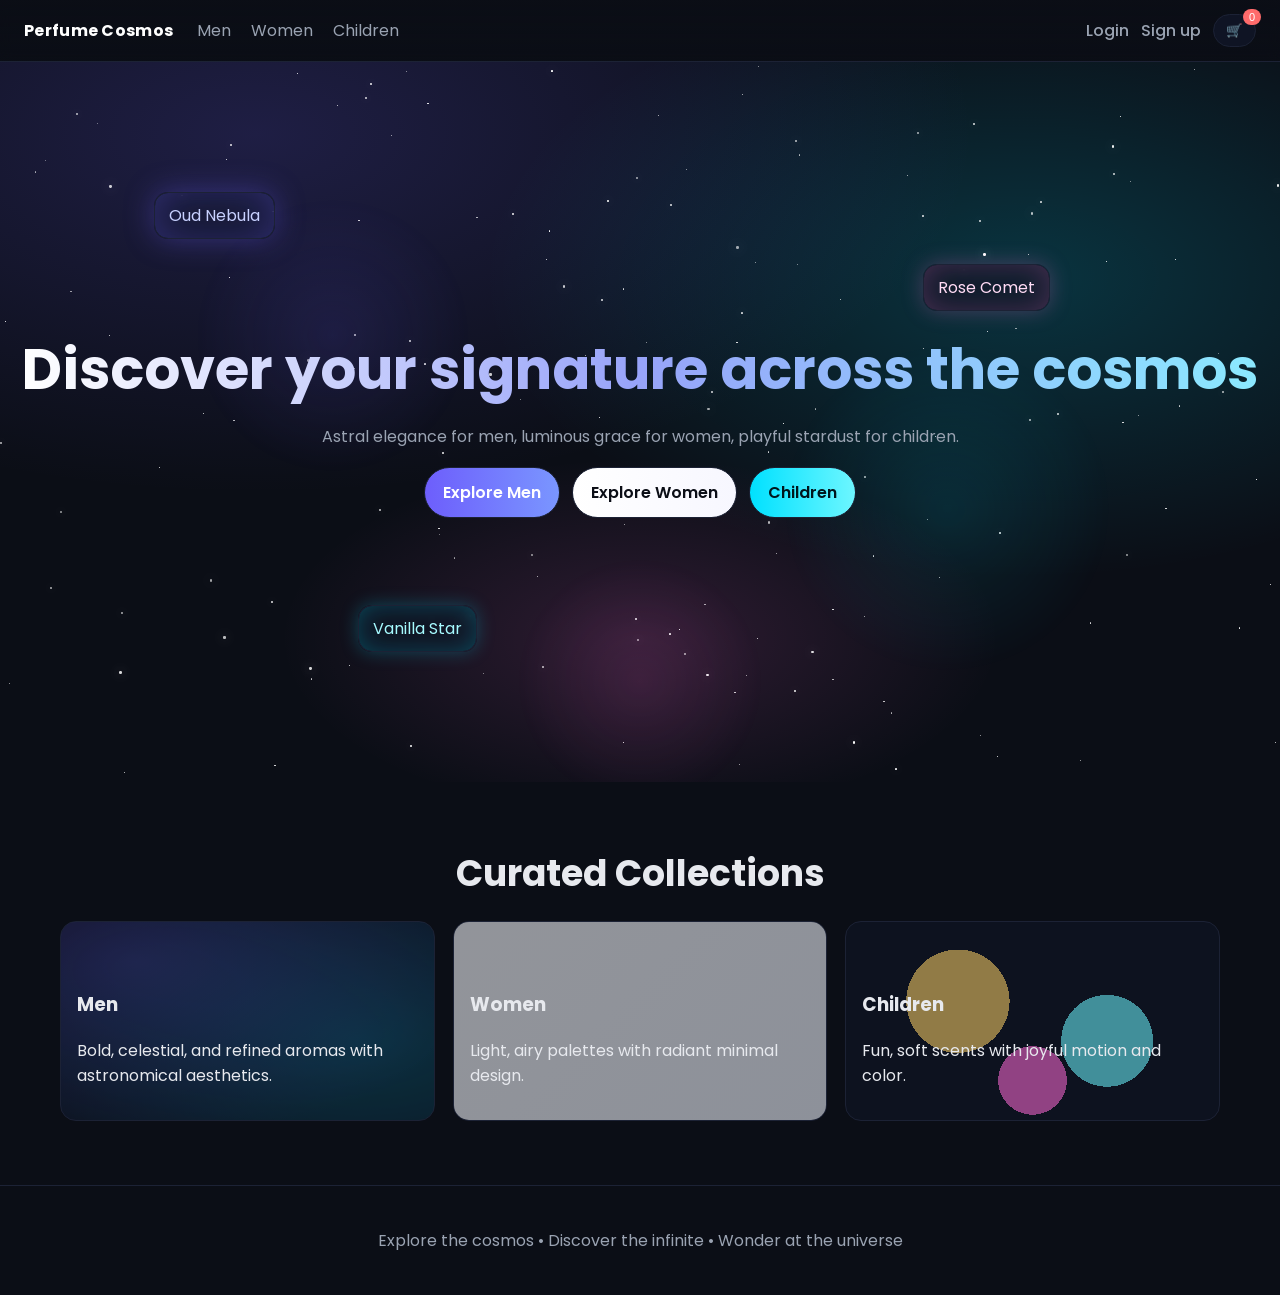
<file: perfume-cosmos/index.html>
<!DOCTYPE html>
<html lang="en">
<head>
  <meta charset="UTF-8" />
  <meta name="viewport" content="width=device-width, initial-scale=1.0" />
  <title>Perfume Cosmos</title>
  <link rel="preconnect" href="https://fonts.googleapis.com">
  <link rel="preconnect" href="https://fonts.gstatic.com" crossorigin>
  <link href="https://fonts.googleapis.com/css2?family=Poppins:wght@300;400;600;700&display=swap" rel="stylesheet">
  <link rel="stylesheet" href="/perfume-cosmos/styles.css" />
</head>
<body>
  <div id="app-root">
    <header class="navbar">
      <div class="nav-left">
        <a class="brand" href="/perfume-cosmos/index.html">Perfume Cosmos</a>
        <nav class="nav-links">
          <a href="/perfume-cosmos/men.html">Men</a>
          <a href="/perfume-cosmos/women.html">Women</a>
          <a href="/perfume-cosmos/children.html">Children</a>
        </nav>
      </div>
      <div class="nav-right">
        <a class="auth-link" href="/perfume-cosmos/login.html">Login</a>
        <a class="auth-link" href="/perfume-cosmos/signup.html">Sign up</a>
        <button id="cart-button" class="cart-button" aria-label="Open cart">
          <span class="cart-icon">🛒</span>
          <span id="cart-count" class="cart-count">0</span>
        </button>
      </div>
    </header>

    <main>
      <section class="hero">
        <div class="hero-bg" aria-hidden="true">
          <div class="starfield" id="starfield"></div>
          <div class="parallax-layer layer-1"></div>
          <div class="parallax-layer layer-2"></div>
          <div class="parallax-layer layer-3"></div>
        </div>
        <div class="hero-content">
          <h1 class="title">Discover your signature across the cosmos</h1>
          <p class="subtitle">Astral elegance for men, luminous grace for women, playful stardust for children.</p>
          <div class="cta-row">
            <a class="btn primary" href="/perfume-cosmos/men.html">Explore Men</a>
            <a class="btn light" href="/perfume-cosmos/women.html">Explore Women</a>
            <a class="btn accent" href="/perfume-cosmos/children.html">Children</a>
          </div>
        </div>
        <div class="floating-widgets">
          <div class="widget orb" data-draggable>
            <span>Oud Nebula</span>
          </div>
          <div class="widget chip" data-draggable>
            <span>Rose Comet</span>
          </div>
          <div class="widget tag" data-draggable>
            <span>Vanilla Star</span>
          </div>
        </div>
      </section>

      <section class="categories">
        <h2 class="section-title">Curated Collections</h2>
        <div class="cards-grid">
          <a class="category-card dark" href="/perfume-cosmos/men.html">
            <div class="card-bg cosmic"></div>
            <div class="card-content">
              <h3>Men</h3>
              <p>Bold, celestial, and refined aromas with astronomical aesthetics.</p>
            </div>
          </a>
          <a class="category-card light" href="/perfume-cosmos/women.html">
            <div class="card-bg luminous"></div>
            <div class="card-content">
              <h3>Women</h3>
              <p>Light, airy palettes with radiant minimal design.</p>
            </div>
          </a>
          <a class="category-card playful" href="/perfume-cosmos/children.html">
            <div class="card-bg playful-bg"></div>
            <div class="card-content">
              <h3>Children</h3>
              <p>Fun, soft scents with joyful motion and color.</p>
            </div>
          </a>
        </div>
      </section>
    </main>

    <aside id="cart-drawer" class="cart-drawer" aria-hidden="true">
      <div class="cart-header">
        <h3>Your Cart</h3>
        <button id="cart-close" class="icon-button" aria-label="Close cart">✕</button>
      </div>
      <div id="cart-items" class="cart-items"></div>
      <div class="cart-footer">
        <div class="cart-total-row">
          <span>Total</span>
          <span id="cart-total">$0.00</span>
        </div>
        <button id="checkout" class="btn primary block">Checkout</button>
      </div>
    </aside>

    <div id="overlay" class="overlay" aria-hidden="true"></div>

    <footer class="footer">
      <p>Explore the cosmos • Discover the infinite • Wonder at the universe</p>
    </footer>
  </div>
  <script src="/perfume-cosmos/app.js" defer></script>
</body>
</html>
</file>
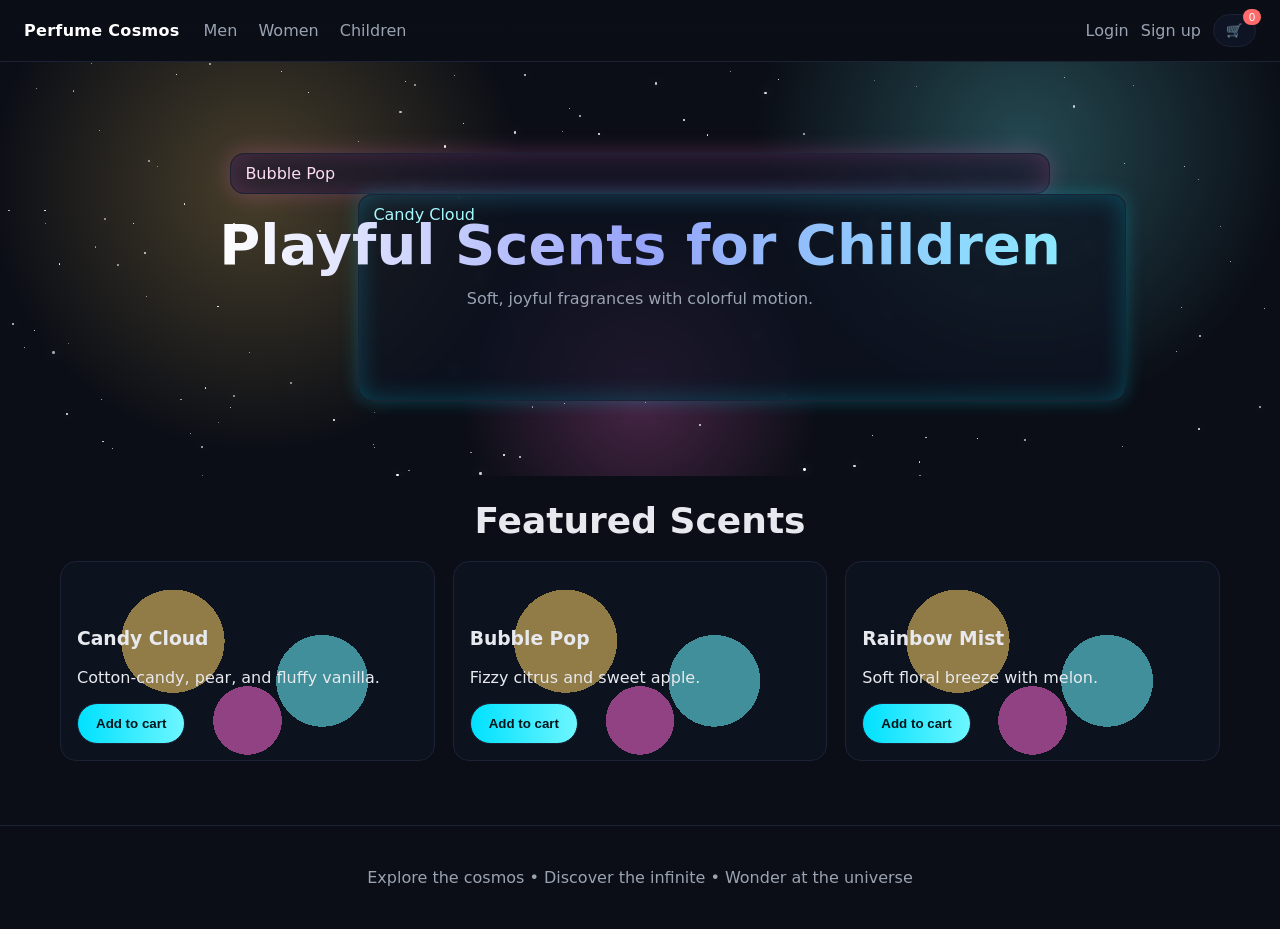
<file: perfume-cosmos/children.html>
<!DOCTYPE html>
<html lang="en" class="page-children">
<head>
  <meta charset="UTF-8" />
  <meta name="viewport" content="width=device-width, initial-scale=1.0" />
  <title>Children • Perfume Cosmos</title>
  <link rel="stylesheet" href="/perfume-cosmos/styles.css" />
</head>
<body>
  <header class="navbar">
    <div class="nav-left">
      <a class="brand" href="/perfume-cosmos/index.html">Perfume Cosmos</a>
      <nav class="nav-links">
        <a href="/perfume-cosmos/men.html">Men</a>
        <a href="/perfume-cosmos/women.html">Women</a>
        <a href="/perfume-cosmos/children.html">Children</a>
      </nav>
    </div>
    <div class="nav-right">
      <a class="auth-link" href="/perfume-cosmos/login.html">Login</a>
      <a class="auth-link" href="/perfume-cosmos/signup.html">Sign up</a>
      <button id="cart-button" class="cart-button" aria-label="Open cart">
        <span class="cart-icon">🛒</span>
        <span id="cart-count" class="cart-count">0</span>
      </button>
    </div>
  </header>

  <main>
    <section class="hero" style="min-height: 46vh;">
      <div class="hero-bg" aria-hidden="true">
        <div class="starfield" id="starfield"></div>
      </div>
      <div class="hero-content">
        <h1 class="title">Playful Scents for Children</h1>
        <p class="subtitle">Soft, joyful fragrances with colorful motion.</p>
      </div>
      <div class="floating-widgets">
        <div class="widget chip" data-draggable style="top:22%;left:18%"><span>Bubble Pop</span></div>
        <div class="widget tag" data-draggable style="top:32%;right:12%"><span>Candy Cloud</span></div>
      </div>
    </section>

    <section class="categories" style="padding-top: 24px;">
      <h2 class="section-title">Featured Scents</h2>
      <div class="cards-grid">
        <div class="category-card playful" data-product data-id="c-01" data-name="Candy Cloud" data-price="59" data-image="https://picsum.photos/seed/candycloud/300/200">
          <div class="card-bg playful-bg"></div>
          <div class="card-content">
            <h3>Candy Cloud</h3>
            <p>Cotton-candy, pear, and fluffy vanilla.</p>
            <button class="btn accent" data-add-to-cart>Add to cart</button>
          </div>
        </div>
        <div class="category-card playful" data-product data-id="c-02" data-name="Bubble Pop" data-price="55" data-image="https://picsum.photos/seed/bubblepop/300/200">
          <div class="card-bg playful-bg"></div>
          <div class="card-content">
            <h3>Bubble Pop</h3>
            <p>Fizzy citrus and sweet apple.</p>
            <button class="btn accent" data-add-to-cart>Add to cart</button>
          </div>
        </div>
        <div class="category-card playful" data-product data-id="c-03" data-name="Rainbow Mist" data-price="62" data-image="https://picsum.photos/seed/rainbowmist/300/200">
          <div class="card-bg playful-bg"></div>
          <div class="card-content">
            <h3>Rainbow Mist</h3>
            <p>Soft floral breeze with melon.</p>
            <button class="btn accent" data-add-to-cart>Add to cart</button>
          </div>
        </div>
      </div>
    </section>
  </main>

  <aside id="cart-drawer" class="cart-drawer" aria-hidden="true">
    <div class="cart-header">
      <h3>Your Cart</h3>
      <button id="cart-close" class="icon-button" aria-label="Close cart">✕</button>
    </div>
    <div id="cart-items" class="cart-items"></div>
    <div class="cart-footer">
      <div class="cart-total-row">
        <span>Total</span>
        <span id="cart-total">$0.00</span>
      </div>
      <button id="checkout" class="btn primary block">Checkout</button>
    </div>
  </aside>
  <div id="overlay" class="overlay" aria-hidden="true"></div>

  <footer class="footer">
    <p>Explore the cosmos • Discover the infinite • Wonder at the universe</p>
  </footer>

  <script src="/perfume-cosmos/app.js" defer></script>
</body>
</html>
</file>
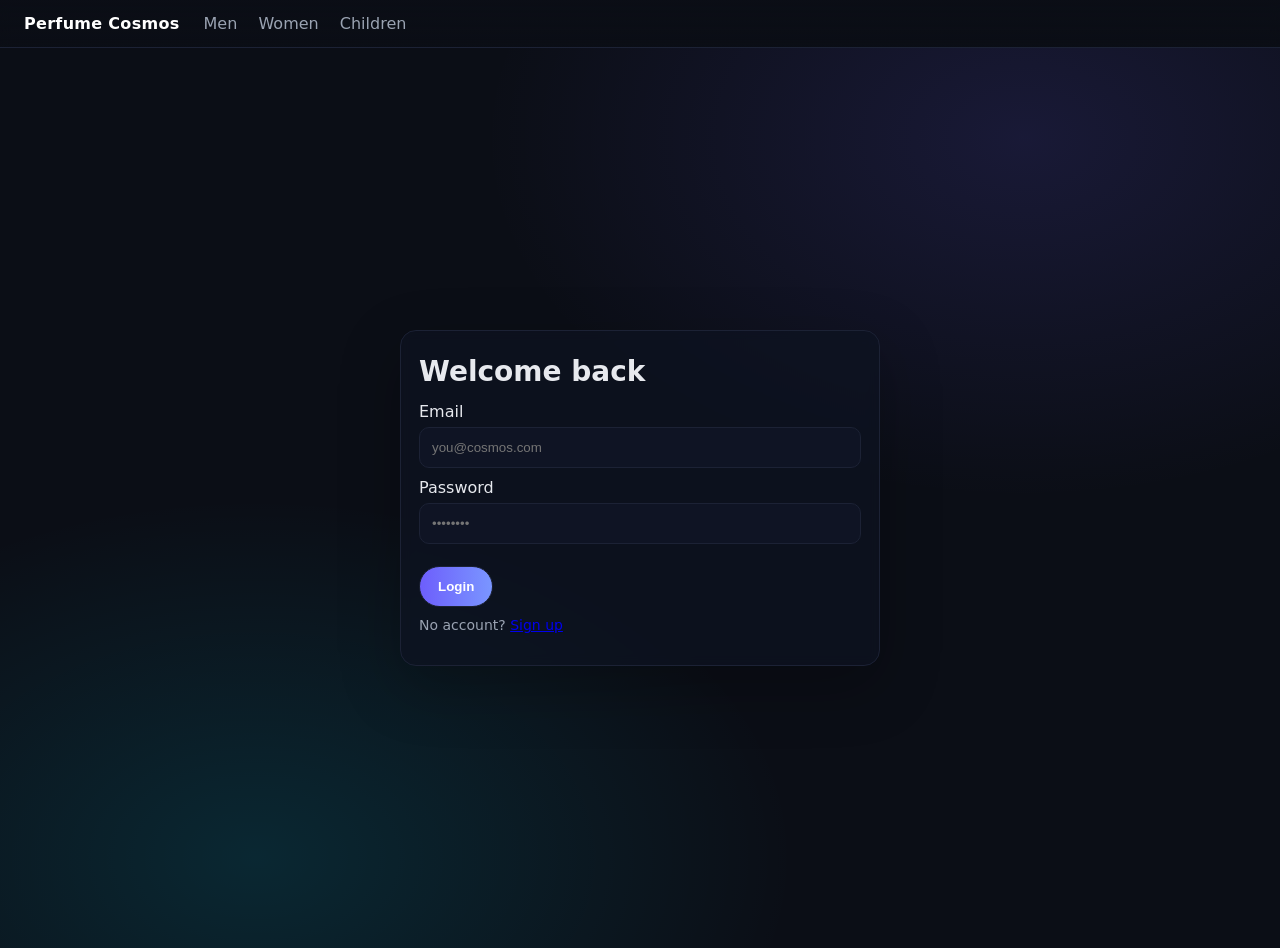
<file: perfume-cosmos/login.html>
<!DOCTYPE html>
<html lang="en">
<head>
  <meta charset="UTF-8" />
  <meta name="viewport" content="width=device-width, initial-scale=1.0" />
  <title>Login • Perfume Cosmos</title>
  <link rel="stylesheet" href="/perfume-cosmos/styles.css" />
  <style>
    .auth-wrapper { min-height: 100vh; display: grid; place-items: center; background: radial-gradient(900px 600px at 80% 10%, rgba(109,94,252,0.14), transparent 60%), radial-gradient(900px 600px at 20% 90%, rgba(0,225,255,0.12), transparent 60%); padding: 20px; }
    .auth-card { width: min(480px, 95vw); background: rgba(14,19,34,0.7); border: 1px solid var(--border); border-radius: 16px; padding: 18px; backdrop-filter: blur(6px); box-shadow: 0 20px 60px rgba(0,0,0,0.25); transition: transform .25s ease; }
    .auth-card:hover { transform: translateY(-2px); }
    .auth-title { margin: 6px 0 14px; font-size: 28px; }
    .field { display: grid; gap: 6px; margin: 10px 0; }
    .input { background: var(--bg-panel); border: 1px solid var(--border); color: var(--text); border-radius: 10px; padding: 12px; }
    .submit { margin-top: 12px; }
    .auth-swap { color: var(--muted); font-size: 14px; margin-top: 10px; }
  </style>
</head>
<body>
  <header class="navbar">
    <div class="nav-left">
      <a class="brand" href="/perfume-cosmos/index.html">Perfume Cosmos</a>
      <nav class="nav-links">
        <a href="/perfume-cosmos/men.html">Men</a>
        <a href="/perfume-cosmos/women.html">Women</a>
        <a href="/perfume-cosmos/children.html">Children</a>
      </nav>
    </div>
  </header>

  <main class="auth-wrapper">
    <form class="auth-card" data-form="login">
      <h1 class="auth-title">Welcome back</h1>
      <div class="field">
        <label>Email</label>
        <input class="input" type="email" name="email" placeholder="you@cosmos.com" required />
      </div>
      <div class="field">
        <label>Password</label>
        <input class="input" type="password" name="password" placeholder="••••••••" required />
      </div>
      <div data-errors></div>
      <button class="btn primary submit" type="submit">Login</button>
      <p class="auth-swap">No account? <a href="/perfume-cosmos/signup.html">Sign up</a></p>
    </form>
  </main>

  <script src="/perfume-cosmos/app.js" defer></script>
</body>
</html>
</file>
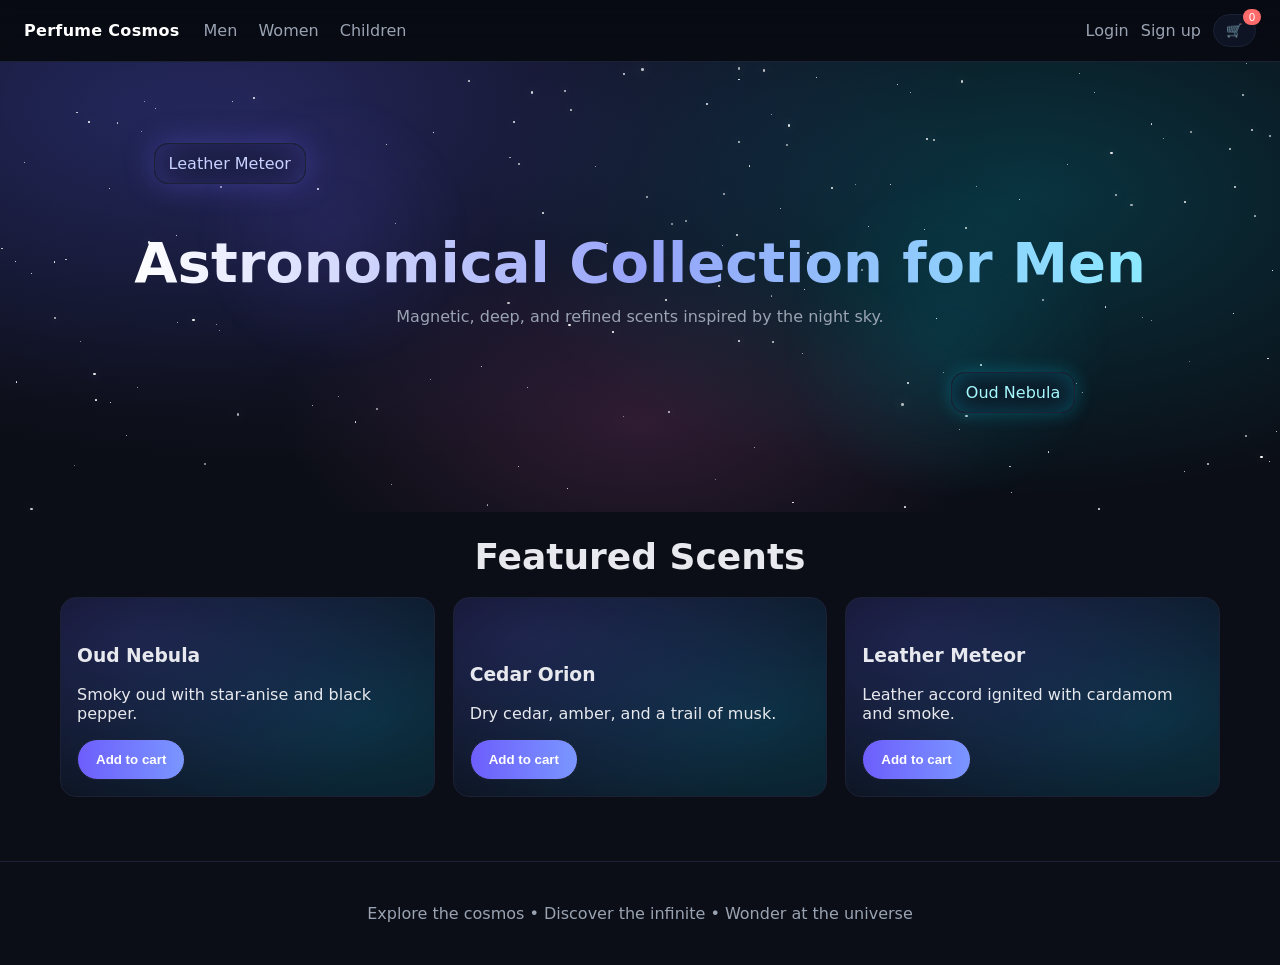
<file: perfume-cosmos/men.html>
<!DOCTYPE html>
<html lang="en" class="page-men">
<head>
  <meta charset="UTF-8" />
  <meta name="viewport" content="width=device-width, initial-scale=1.0" />
  <title>Men • Perfume Cosmos</title>
  <link rel="stylesheet" href="/perfume-cosmos/styles.css" />
</head>
<body>
  <header class="navbar">
    <div class="nav-left">
      <a class="brand" href="/perfume-cosmos/index.html">Perfume Cosmos</a>
      <nav class="nav-links">
        <a href="/perfume-cosmos/men.html">Men</a>
        <a href="/perfume-cosmos/women.html">Women</a>
        <a href="/perfume-cosmos/children.html">Children</a>
      </nav>
    </div>
    <div class="nav-right">
      <a class="auth-link" href="/perfume-cosmos/login.html">Login</a>
      <a class="auth-link" href="/perfume-cosmos/signup.html">Sign up</a>
      <button id="cart-button" class="cart-button" aria-label="Open cart">
        <span class="cart-icon">🛒</span>
        <span id="cart-count" class="cart-count">0</span>
      </button>
    </div>
  </header>

  <main>
    <section class="hero" style="min-height: 50vh;">
      <div class="hero-bg" aria-hidden="true">
        <div class="starfield" id="starfield"></div>
        <div class="parallax-layer layer-1"></div>
        <div class="parallax-layer layer-2"></div>
      </div>
      <div class="hero-content">
        <h1 class="title">Astronomical Collection for Men</h1>
        <p class="subtitle">Magnetic, deep, and refined scents inspired by the night sky.</p>
      </div>
      <div class="floating-widgets">
        <div class="widget orb" data-draggable><span>Leather Meteor</span></div>
        <div class="widget tag" data-draggable style="right: 16%; bottom: 22%; left: auto;"><span>Oud Nebula</span></div>
      </div>
    </section>

    <section class="categories" style="padding-top: 24px;">
      <h2 class="section-title">Featured Scents</h2>
      <div class="cards-grid">
        <div class="category-card dark" data-product data-id="m-01" data-name="Oud Nebula" data-price="129" data-image="https://picsum.photos/seed/oudnebula/300/200">
          <div class="card-bg cosmic"></div>
          <div class="card-content">
            <h3>Oud Nebula</h3>
            <p>Smoky oud with star-anise and black pepper.</p>
            <button class="btn primary" data-add-to-cart>Add to cart</button>
          </div>
        </div>
        <div class="category-card dark" data-product data-id="m-02" data-name="Cedar Orion" data-price="109" data-image="https://picsum.photos/seed/cedarorion/300/200">
          <div class="card-bg cosmic"></div>
          <div class="card-content">
            <h3>Cedar Orion</h3>
            <p>Dry cedar, amber, and a trail of musk.</p>
            <button class="btn primary" data-add-to-cart>Add to cart</button>
          </div>
        </div>
        <div class="category-card dark" data-product data-id="m-03" data-name="Leather Meteor" data-price="139" data-image="https://picsum.photos/seed/leathermeteor/300/200">
          <div class="card-bg cosmic"></div>
          <div class="card-content">
            <h3>Leather Meteor</h3>
            <p>Leather accord ignited with cardamom and smoke.</p>
            <button class="btn primary" data-add-to-cart>Add to cart</button>
          </div>
        </div>
      </div>
    </section>
  </main>

  <aside id="cart-drawer" class="cart-drawer" aria-hidden="true">
    <div class="cart-header">
      <h3>Your Cart</h3>
      <button id="cart-close" class="icon-button" aria-label="Close cart">✕</button>
    </div>
    <div id="cart-items" class="cart-items"></div>
    <div class="cart-footer">
      <div class="cart-total-row">
        <span>Total</span>
        <span id="cart-total">$0.00</span>
      </div>
      <button id="checkout" class="btn primary block">Checkout</button>
    </div>
  </aside>
  <div id="overlay" class="overlay" aria-hidden="true"></div>

  <footer class="footer">
    <p>Explore the cosmos • Discover the infinite • Wonder at the universe</p>
  </footer>

  <script src="/perfume-cosmos/app.js" defer></script>
</body>
</html>
</file>
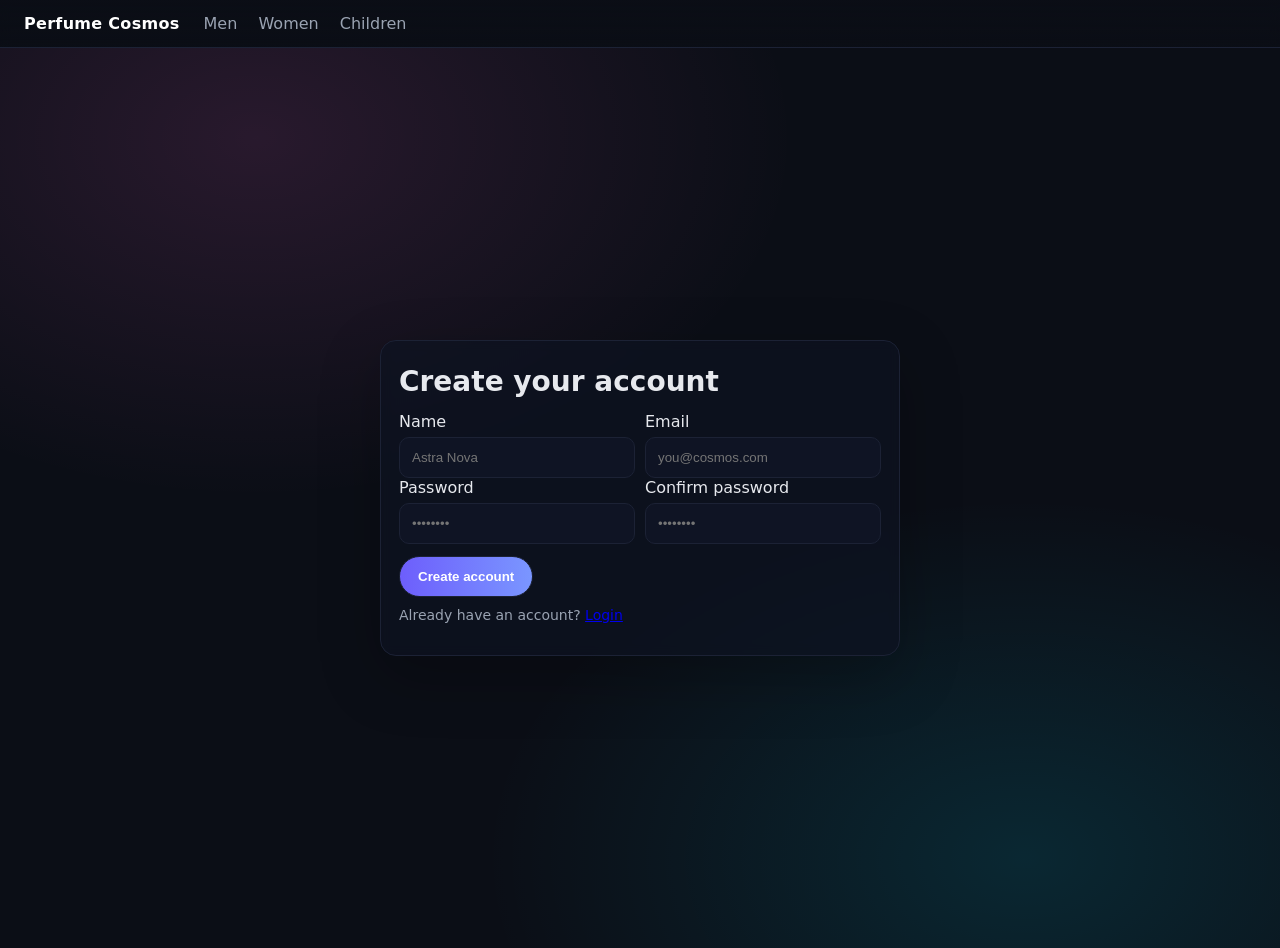
<file: perfume-cosmos/signup.html>
<!DOCTYPE html>
<html lang="en">
<head>
  <meta charset="UTF-8" />
  <meta name="viewport" content="width=device-width, initial-scale=1.0" />
  <title>Sign up • Perfume Cosmos</title>
  <link rel="stylesheet" href="/perfume-cosmos/styles.css" />
  <style>
    .auth-wrapper { min-height: 100vh; display: grid; place-items: center; background: radial-gradient(900px 600px at 20% 10%, rgba(255,106,213,0.12), transparent 60%), radial-gradient(900px 600px at 80% 90%, rgba(0,225,255,0.12), transparent 60%); padding: 20px; }
    .auth-card { width: min(520px, 95vw); background: rgba(14,19,34,0.7); border: 1px solid var(--border); border-radius: 16px; padding: 18px; backdrop-filter: blur(6px); box-shadow: 0 20px 60px rgba(0,0,0,0.25); transition: transform .25s ease; }
    .auth-card:hover { transform: translateY(-2px); }
    .auth-title { margin: 6px 0 14px; font-size: 28px; }
    .grid-2 { display: grid; grid-template-columns: 1fr; gap: 10px; }
    @media (min-width: 640px) { .grid-2 { grid-template-columns: 1fr 1fr; } }
    .field { display: grid; gap: 6px; }
    .input { background: var(--bg-panel); border: 1px solid var(--border); color: var(--text); border-radius: 10px; padding: 12px; }
    .submit { margin-top: 12px; }
    .auth-swap { color: var(--muted); font-size: 14px; margin-top: 10px; }
  </style>
</head>
<body>
  <header class="navbar">
    <div class="nav-left">
      <a class="brand" href="/perfume-cosmos/index.html">Perfume Cosmos</a>
      <nav class="nav-links">
        <a href="/perfume-cosmos/men.html">Men</a>
        <a href="/perfume-cosmos/women.html">Women</a>
        <a href="/perfume-cosmos/children.html">Children</a>
      </nav>
    </div>
  </header>

  <main class="auth-wrapper">
    <form class="auth-card" data-form="signup">
      <h1 class="auth-title">Create your account</h1>
      <div class="grid-2">
        <div class="field">
          <label>Name</label>
          <input class="input" type="text" name="name" placeholder="Astra Nova" required />
        </div>
        <div class="field">
          <label>Email</label>
          <input class="input" type="email" name="email" placeholder="you@cosmos.com" required />
        </div>
      </div>
      <div class="grid-2">
        <div class="field">
          <label>Password</label>
          <input class="input" type="password" name="password" placeholder="••••••••" required />
        </div>
        <div class="field">
          <label>Confirm password</label>
          <input class="input" type="password" name="confirm" placeholder="••••••••" required />
        </div>
      </div>
      <div data-errors></div>
      <button class="btn primary submit" type="submit">Create account</button>
      <p class="auth-swap">Already have an account? <a href="/perfume-cosmos/login.html">Login</a></p>
    </form>
  </main>

  <script src="/perfume-cosmos/app.js" defer></script>
</body>
</html>
</file>
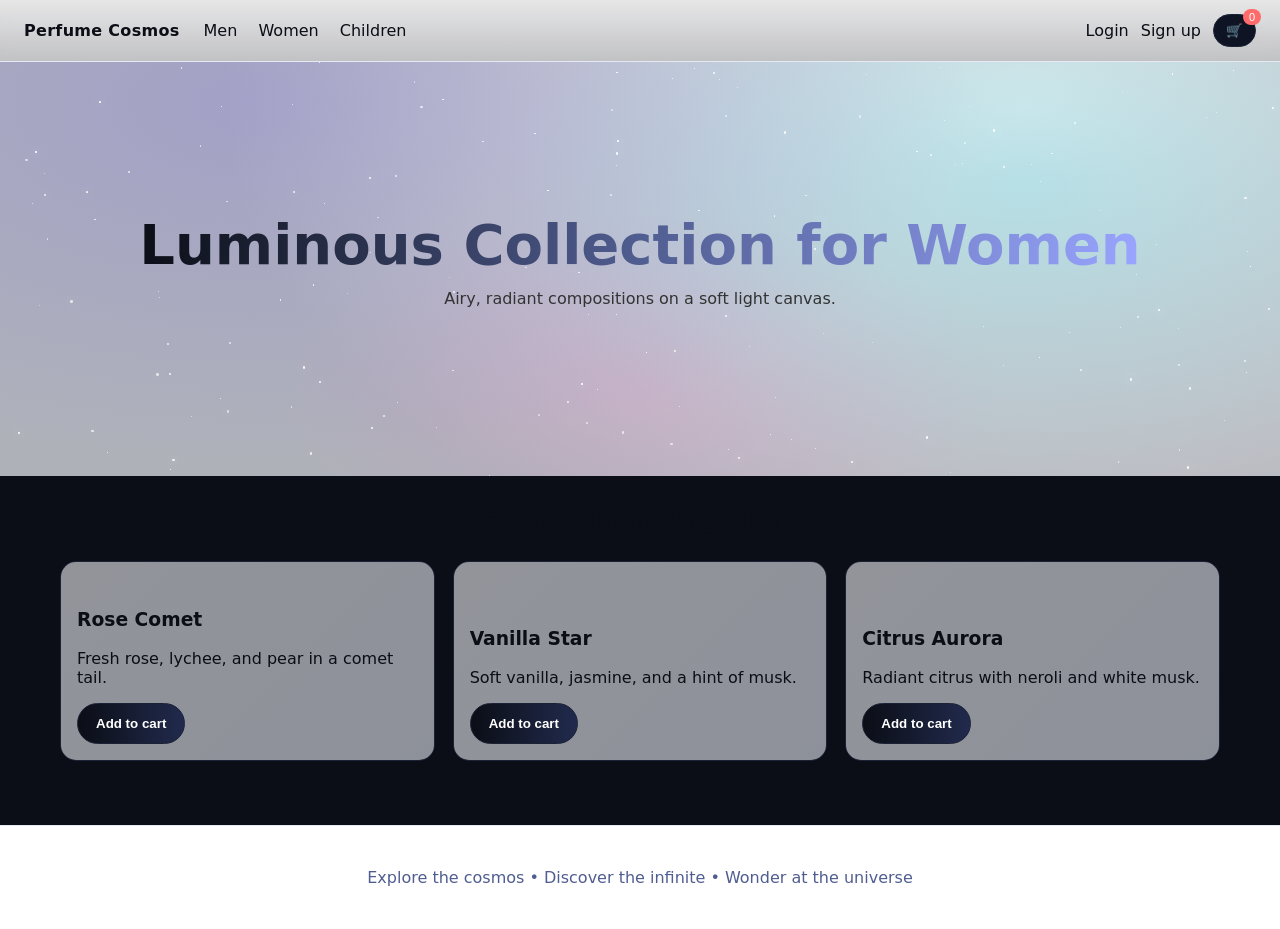
<file: perfume-cosmos/women.html>
<!DOCTYPE html>
<html lang="en" class="page-women">
<head>
  <meta charset="UTF-8" />
  <meta name="viewport" content="width=device-width, initial-scale=1.0" />
  <title>Women • Perfume Cosmos</title>
  <link rel="stylesheet" href="/perfume-cosmos/styles.css" />
</head>
<body>
  <header class="navbar">
    <div class="nav-left">
      <a class="brand" href="/perfume-cosmos/index.html">Perfume Cosmos</a>
      <nav class="nav-links">
        <a href="/perfume-cosmos/men.html">Men</a>
        <a href="/perfume-cosmos/women.html">Women</a>
        <a href="/perfume-cosmos/children.html">Children</a>
      </nav>
    </div>
    <div class="nav-right">
      <a class="auth-link" href="/perfume-cosmos/login.html">Login</a>
      <a class="auth-link" href="/perfume-cosmos/signup.html">Sign up</a>
      <button id="cart-button" class="cart-button" aria-label="Open cart">
        <span class="cart-icon">🛒</span>
        <span id="cart-count" class="cart-count">0</span>
      </button>
    </div>
  </header>

  <main>
    <section class="hero" style="min-height: 46vh;">
      <div class="hero-bg" aria-hidden="true">
        <div class="starfield" id="starfield"></div>
      </div>
      <div class="hero-content">
        <h1 class="title" style="background: linear-gradient(90deg,#0b0e16,#505d90,#99a5ff);-webkit-background-clip:text;background-clip:text;color:transparent;">Luminous Collection for Women</h1>
        <p class="subtitle" style="color:#333">Airy, radiant compositions on a soft light canvas.</p>
      </div>
    </section>

    <section class="categories" style="padding-top: 24px;">
      <h2 class="section-title" style="color:#0b0e16">Featured Scents</h2>
      <div class="cards-grid">
        <div class="category-card light" data-product data-id="w-01" data-name="Rose Comet" data-price="119" data-image="https://picsum.photos/seed/rosecomet/300/200">
          <div class="card-bg luminous"></div>
          <div class="card-content" style="color:#0b0e16">
            <h3>Rose Comet</h3>
            <p>Fresh rose, lychee, and pear in a comet tail.</p>
            <button class="btn primary" data-add-to-cart>Add to cart</button>
          </div>
        </div>
        <div class="category-card light" data-product data-id="w-02" data-name="Vanilla Star" data-price="99" data-image="https://picsum.photos/seed/vanillastar/300/200">
          <div class="card-bg luminous"></div>
          <div class="card-content" style="color:#0b0e16">
            <h3>Vanilla Star</h3>
            <p>Soft vanilla, jasmine, and a hint of musk.</p>
            <button class="btn primary" data-add-to-cart>Add to cart</button>
          </div>
        </div>
        <div class="category-card light" data-product data-id="w-03" data-name="Citrus Aurora" data-price="89" data-image="https://picsum.photos/seed/citrusaurora/300/200">
          <div class="card-bg luminous"></div>
          <div class="card-content" style="color:#0b0e16">
            <h3>Citrus Aurora</h3>
            <p>Radiant citrus with neroli and white musk.</p>
            <button class="btn primary" data-add-to-cart>Add to cart</button>
          </div>
        </div>
      </div>
    </section>
  </main>

  <aside id="cart-drawer" class="cart-drawer" aria-hidden="true">
    <div class="cart-header">
      <h3>Your Cart</h3>
      <button id="cart-close" class="icon-button" aria-label="Close cart">✕</button>
    </div>
    <div id="cart-items" class="cart-items"></div>
    <div class="cart-footer">
      <div class="cart-total-row">
        <span>Total</span>
        <span id="cart-total">$0.00</span>
      </div>
      <button id="checkout" class="btn primary block">Checkout</button>
    </div>
  </aside>
  <div id="overlay" class="overlay" aria-hidden="true"></div>

  <footer class="footer" style="background:#fff;border-top-color:#e6e9f3;color:#505d90">
    <p>Explore the cosmos • Discover the infinite • Wonder at the universe</p>
  </footer>

  <script src="/perfume-cosmos/app.js" defer></script>
</body>
</html>
</file>
<file: perfume-cosmos/styles.css>
* { box-sizing: border-box; }
html, body { margin: 0; padding: 0; font-family: 'Poppins', system-ui, -apple-system, Segoe UI, Roboto, Ubuntu, Cantarell, 'Helvetica Neue', Arial, 'Noto Sans', 'Apple Color Emoji', 'Segoe UI Emoji'; color: #e7e9ee; background: #0b0e16; }

:root {
  --bg-dark: #0b0e16;
  --bg-panel: #0f1424;
  --text: #e7e9ee;
  --muted: #9aa3b2;
  --primary: #6d5efc;
  --accent: #00e1ff;
  --pink: #ff6ad5;
  --success: #35d399;
  --warning: #ffd166;
  --danger: #ff6b6b;
  --card: #0e1322cc;
  --border: #1c2235;
}

/* Navbar */
.navbar { position: sticky; top: 0; z-index: 50; display: flex; justify-content: space-between; align-items: center; padding: 14px 24px; background: linear-gradient(180deg, rgba(11,14,22,0.9) 0%, rgba(11,14,22,0.6) 100%); border-bottom: 1px solid var(--border); backdrop-filter: blur(6px); }
.nav-left { display: flex; align-items: center; gap: 16px; }
.brand { color: #fff; text-decoration: none; font-weight: 700; letter-spacing: 0.3px; }
.nav-links a { color: var(--muted); text-decoration: none; margin: 0 8px; transition: color .2s ease; }
.nav-links a:hover { color: #fff; }
.nav-right { display: flex; align-items: center; gap: 12px; }
.auth-link { color: var(--muted); text-decoration: none; font-weight: 500; }
.auth-link:hover { color: #fff; }
.cart-button { position: relative; border: 1px solid var(--border); background: var(--bg-panel); color: var(--text); border-radius: 999px; padding: 8px 12px; cursor: pointer; display: inline-flex; align-items: center; gap: 8px; }
.cart-count { position: absolute; top: -6px; right: -6px; background: var(--danger); color: white; border-radius: 999px; font-size: 11px; padding: 2px 6px; }

/* Hero */
.hero { position: relative; min-height: 80vh; display: grid; place-items: center; overflow: clip; }
.hero-bg { position: absolute; inset: 0; }
.starfield { position: absolute; inset: 0; background: radial-gradient(1200px 600px at 20% 10%, rgba(109,94,252,0.2), transparent 60%), radial-gradient(900px 500px at 80% 30%, rgba(0,225,255,0.18), transparent 60%), radial-gradient(600px 300px at 50% 80%, rgba(255,106,213,0.15), transparent 60%); }
.parallax-layer { position: absolute; inset: -10%; opacity: .3; pointer-events: none; }
.parallax-layer.layer-1 { background: radial-gradient(200px 200px at 30% 40%, rgba(109,94,252,0.4), transparent 70%); animation: float 16s ease-in-out infinite; }
.parallax-layer.layer-2 { background: radial-gradient(240px 240px at 70% 60%, rgba(0,225,255,0.35), transparent 70%); animation: float 20s ease-in-out infinite; }
.parallax-layer.layer-3 { background: radial-gradient(180px 180px at 50% 80%, rgba(255,106,213,0.35), transparent 70%); animation: float 22s ease-in-out infinite; }

.hero-content { position: relative; text-align: center; padding: 0 16px; z-index: 2; }
.title { font-size: clamp(28px, 5vw, 56px); margin: 0 0 12px; background: linear-gradient(90deg, #fff, #97a3f9, #8be9ff); -webkit-background-clip: text; background-clip: text; color: transparent; }
.subtitle { margin: 0 auto 18px; color: var(--muted); max-width: 800px; }
.cta-row { display: inline-flex; gap: 12px; flex-wrap: wrap; justify-content: center; }
.btn { border-radius: 999px; padding: 12px 18px; text-decoration: none; font-weight: 600; display: inline-flex; align-items: center; gap: 8px; transition: transform .15s ease, box-shadow .15s ease, background .3s ease; border: 1px solid var(--border); }
.btn:hover { transform: translateY(-1px); box-shadow: 0 10px 30px rgba(0,0,0,0.25); }
.btn.primary { background: linear-gradient(90deg, var(--primary), #7a96ff); color: white; }
.btn.light { background: linear-gradient(90deg, #fff, #f7f7ff); color: #0b0e16; }
.btn.accent { background: linear-gradient(90deg, var(--accent), #6df6ff); color: #00161c; }
.btn.block { width: 100%; justify-content: center; }

/* Floating draggable widgets */
.floating-widgets { position: absolute; inset: 0; pointer-events: none; }
.widget { position: absolute; padding: 10px 14px; border-radius: 14px; background: rgba(14,19,34,0.7); border: 1px solid var(--border); backdrop-filter: blur(4px); color: #c8d1ff; pointer-events: auto; cursor: grab; user-select: none; }
.widget:active { cursor: grabbing; }
.widget.orb { top: 18%; left: 12%; box-shadow: 0 0 40px rgba(109,94,252,0.35) inset, 0 0 30px rgba(109,94,252,0.35); animation: drift 18s ease-in-out infinite; }
.widget.chip { top: 28%; right: 18%; color: #ffdbf5; box-shadow: 0 0 30px rgba(255,106,213,0.25) inset, 0 0 22px rgba(255,106,213,0.25); animation: drift 22s ease-in-out infinite reverse; }
.widget.tag { bottom: 18%; left: 28%; color: #a6faff; box-shadow: 0 0 26px rgba(0,225,255,0.25) inset, 0 0 18px rgba(0,225,255,0.25); animation: drift 20s ease-in-out infinite; }

/* Categories */
.categories { padding: 64px 20px; max-width: 1200px; margin: 0 auto; }
.section-title { text-align: center; font-size: clamp(22px, 3.2vw, 36px); margin: 0 0 20px; }
.cards-grid { display: grid; grid-template-columns: repeat(1, minmax(0, 1fr)); gap: 18px; }
@media (min-width: 700px) { .cards-grid { grid-template-columns: repeat(3, minmax(0, 1fr)); } }
.category-card { position: relative; border: 1px solid var(--border); border-radius: 16px; overflow: hidden; text-decoration: none; color: inherit; background: var(--card); height: 200px; display: flex; align-items: end; isolation: isolate; }
.category-card .card-bg { position: absolute; inset: 0; opacity: .55; transition: transform .6s ease, opacity .3s ease; }
.category-card .card-content { position: relative; z-index: 1; padding: 16px; }
.category-card:hover .card-bg { transform: scale(1.06); opacity: .8; }
.card-bg.cosmic { background: radial-gradient(600px 300px at 20% 20%, rgba(109,94,252,0.35), transparent 60%), radial-gradient(600px 300px at 80% 60%, rgba(0,225,255,0.28), transparent 60%); }
.card-bg.luminous { background: linear-gradient(135deg, #ffffff, #f6f9ff); }
.card-bg.playful-bg { background: radial-gradient(circle at 30% 40%, #ffd166 0 18%, transparent 18%), radial-gradient(circle at 70% 60%, #6df6ff 0 16%, transparent 16%), radial-gradient(circle at 50% 80%, #ff6ad5 0 14%, transparent 14%); }

/* Cart Drawer */
.overlay { position: fixed; inset: 0; background: rgba(0,0,0,0.5); opacity: 0; pointer-events: none; transition: opacity .25s ease; }
.overlay.show { opacity: 1; pointer-events: auto; }
.cart-drawer { position: fixed; top: 0; right: 0; width: min(420px, 92vw); height: 100vh; background: #0b1020; border-left: 1px solid var(--border); transform: translateX(100%); transition: transform .3s ease; display: flex; flex-direction: column; z-index: 60; }
.cart-drawer.show { transform: translateX(0%); }
.cart-header { display: flex; align-items: center; justify-content: space-between; padding: 14px 16px; border-bottom: 1px solid var(--border); }
.icon-button { border: 1px solid var(--border); background: var(--bg-panel); color: var(--text); border-radius: 10px; padding: 6px 10px; cursor: pointer; }
.cart-items { flex: 1; overflow: auto; padding: 12px; display: grid; gap: 10px; }
.cart-item { display: grid; grid-template-columns: 52px 1fr auto; gap: 10px; align-items: center; background: rgba(255,255,255,0.02); border: 1px solid var(--border); border-radius: 12px; padding: 10px; }
.cart-item img { width: 52px; height: 52px; object-fit: cover; border-radius: 10px; }
.cart-item .meta { display: flex; flex-direction: column; gap: 4px; }
.qty { display: inline-flex; align-items: center; gap: 8px; }
.qty button { background: var(--bg-panel); border: 1px solid var(--border); color: var(--text); border-radius: 8px; padding: 4px 8px; cursor: pointer; }
.cart-footer { padding: 14px 16px; border-top: 1px solid var(--border); }
.cart-total-row { display: flex; align-items: center; justify-content: space-between; margin-bottom: 10px; }

/* Footer */
.footer { padding: 26px 16px; text-align: center; color: var(--muted); border-top: 1px solid var(--border); background: #0b0e16; }

/* Page Themes */
.page-men { background: #070a12; color: #dfe3ff; }
.page-men .navbar { background: linear-gradient(180deg, rgba(7,10,18,0.9), rgba(7,10,18,0.6)); }
.page-men .hero { background: radial-gradient(900px 500px at 10% 10%, rgba(27,39,89,0.5), transparent 60%); }

.page-women { background: #f7f9ff; color: #0b0e16; }
.page-women .navbar { background: linear-gradient(180deg, rgba(255,255,255,0.9), rgba(255,255,255,0.75)); border-bottom-color: #e6e9f3; }
.page-women .brand, .page-women .nav-links a, .page-women .auth-link { color: #0b0e16; }
.page-women .hero { background: radial-gradient(800px 500px at 80% 10%, rgba(255,255,255,0.9), rgba(245,247,255,0.7)); }
.page-women .btn.primary { background: linear-gradient(90deg, #0b0e16, #212a4d); color: #fff; }
.page-women .btn.light { background: #fff; }

.page-children { background: linear-gradient(180deg, #0b0e16, #0d1222); }
.page-children .hero .starfield { background: radial-gradient(circle at 20% 30%, rgba(255,209,102,0.25), transparent 25%), radial-gradient(circle at 80% 20%, rgba(109,246,255,0.25), transparent 25%), radial-gradient(circle at 50% 80%, rgba(255,106,213,0.25), transparent 25%); }

/* Animations */
@keyframes float { 0%, 100% { transform: translate3d(0,0,0); } 50% { transform: translate3d(0,-10px,0); } }
@keyframes drift { 0%, 100% { transform: translate3d(0,0,0) rotate(0deg); } 50% { transform: translate3d(6px,-8px,0) rotate(2deg); } }

/* Utility */
.hidden { display: none !important; }
.sr-only { position: absolute; width: 1px; height: 1px; padding: 0; margin: -1px; overflow: hidden; clip: rect(0, 0, 1px, 1px); white-space: nowrap; border: 0; }
</file>
